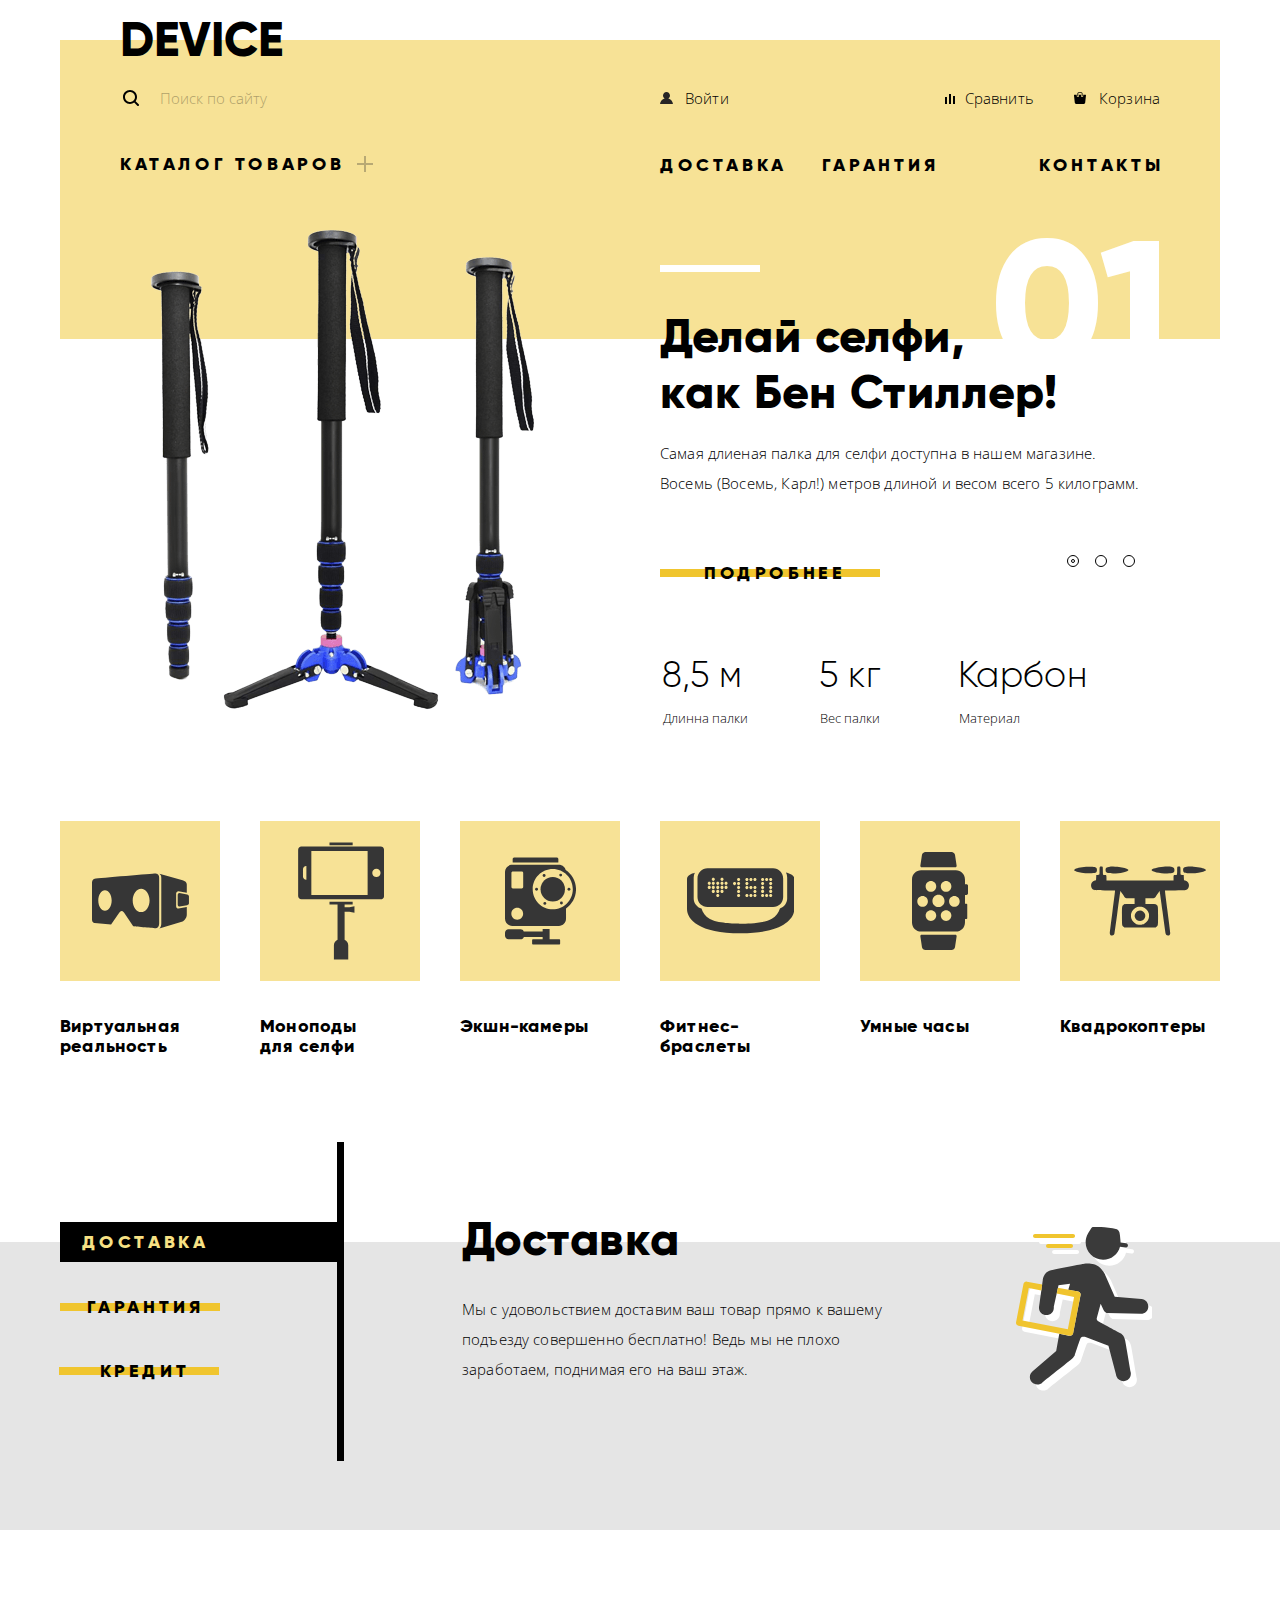
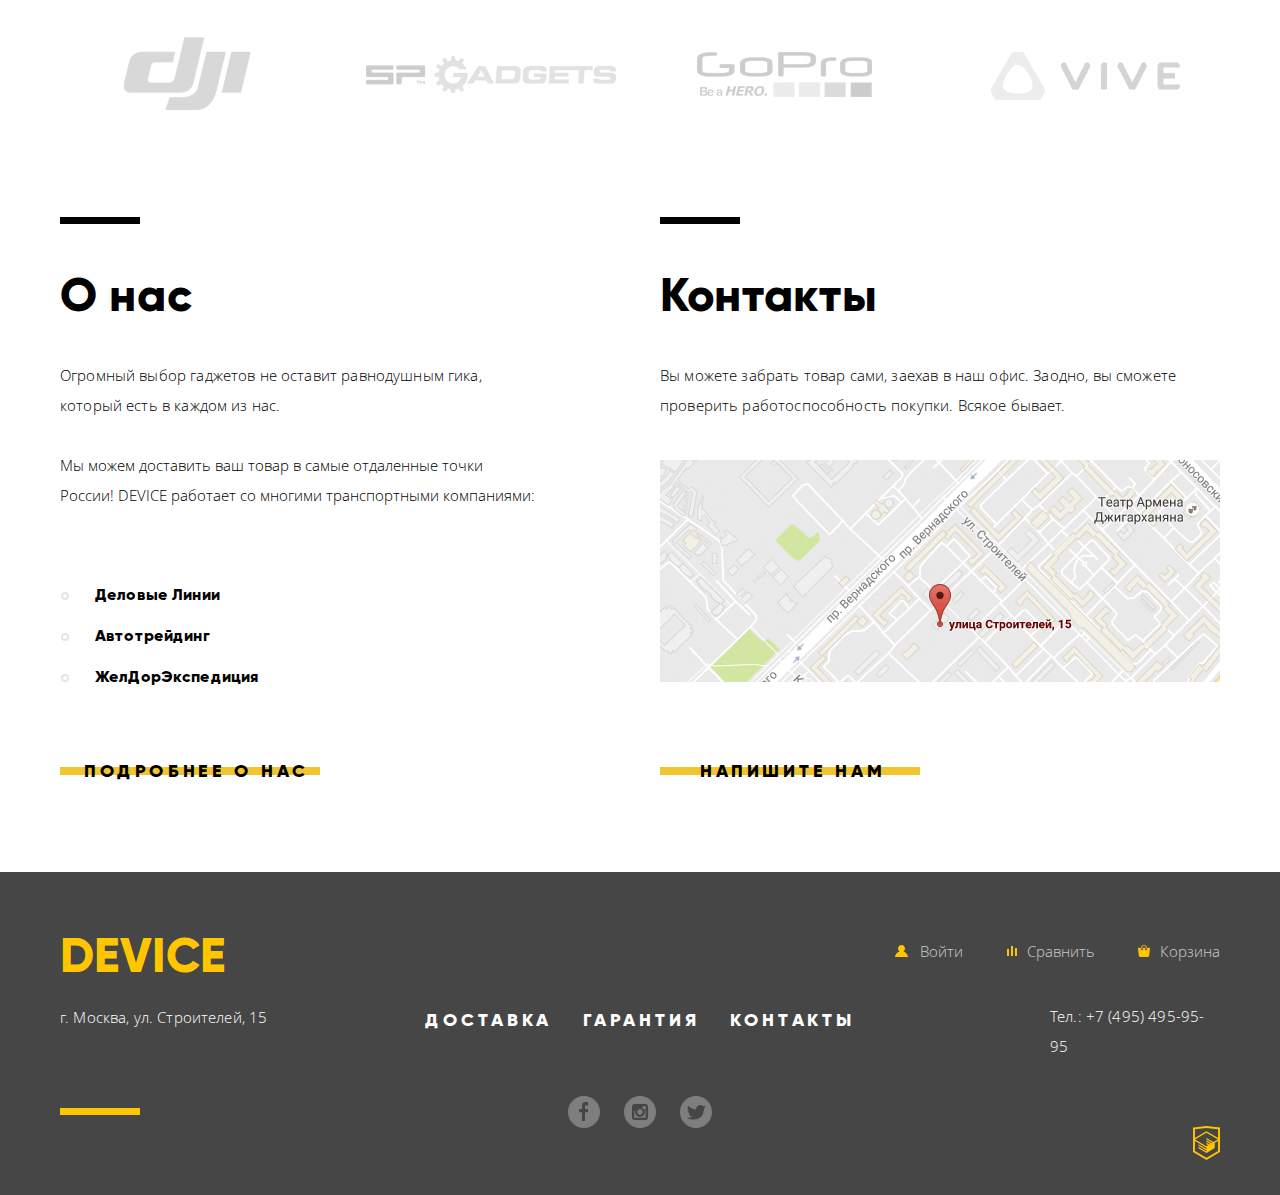
<file: index.html>
<!DOCTYPE html>
<html lang="ru">
  <head>
    <meta charset="utf-8">
    <title>Девайс</title>
    <link rel="stylesheet" href="css/normalize.css">
    <link rel="stylesheet" href="css/style-min.css">
  </head>

  <body>

    <header class="main-header">
      <div class="flex-header-main">
        <div class="main-search">
          <a href="#">Device</a>
          <input type="search" name="search" id="document-search" placeholder="Поиск по сайту">
          <button class="to-find">Найти</button>
        </div>
        <ul class="main-navigation">
          <li class="drop-down-menu">
            <a class="open-nav" href="catalog.html">Каталог товаров</a>
            <ul class="navigation-menu visually-hidden">
              <li><a href="virtual-reality.html">Виртуальная реальность</a></li>
              <li><a href="catalog.html">Моноподы для селфи</a></li>
              <li><a href="action-camera.html">Экшн-камеры</a></li>
              <li><a href="fitness-bracelet.html">Фитнес-браслеты</a></li>
              <li><a href="smart-watch.html">Умные часы</a></li>
              <li><a href="smart-watch.html"></a></li>
              <li><a href="quadrocopters.html">Квадрокоптеры</a></li>
            </ul>
          </li>
        </ul>
      </div>
      <div class="flex-heder">
        <ul class="user-functions-main">
          <li><a href="#">Войти</a></li>
          <li><a href="compare.html">Сравнить</a></li>
          <li><a href="basket.html">Корзина</a></li>
        </ul>
        <ul class="user-functions-list">
          <li><a href="delivery.html">Доставка</a></li>
          <li><a href="guarantee.html">Гарантия</a></li>
          <li><a href="contacts.html">Контакты</a></li>
        </ul>
      </div>
    </header>

    <main class="container">

      <h1 class="visually-hidden">Магазин гаджетов Device</h1>

      <section class="items-for-sale">
        <h2 class="visually-hidden">Популярные товары</h2>
        <div class="slider-controls">
          <label class="radio-button-1 active" for="product-1">Первый</label>
          <label class="radio-button-2" for="product-2">Второй</label>
          <label class="radio-button-3" for="product-3">Третий</label>
        </div>
        <input class="visually-hidden product-1" type="radio" id="product-1" name="toggle" checked>
        <input class="visually-hidden product-2" type="radio" id="product-2" name="toggle">
        <input class="visually-hidden product-3" type="radio" id="product-3" name="toggle">
        <ul class="items">
          <li class="item item-01">
            <img src="img/slider-1.png" alt="Палка для селфи" width="384" height="486">
            <div class="item-flex">
              <p class="number">01</p>
              <p class="tagline">Делай селфи,<br>
              как Бен Стиллер!</p>
              <p>Самая длиеная палка для селфи доступна в нашем магазине.<br>
              Восемь (Восемь, Карл!) метров длиной и весом всего 5 килограмм.</p>
              <a class="button" href="info.html">Подробнее</a>
              <table class="characteristics">
                <tr class="characteristics-column">
                  <td>8,5 м</td>
                  <td>5 кг</td>
                  <td>Карбон</td>
                </tr>
                <tr>
                  <td>Длинна палки</td>
                  <td>Вес палки</td>
                  <td>Материал</td>
                </tr>
              </table>
            </div>
          </li>
          <li class="item item-02">
            <img src="img/slider-2.png" alt="Часы для спорта" width="345" height="485">
            <div class="item-flex">
              <p class="number">02</p>
              <p class="tagline">Худеем<br>
                правильно!</p>
              <p>Мотивирующие фитнес-браслеты помогут найти в себе силы<br>
                не пропускать занятия и соблюдать диету.</p>
              <a class="button" href="info.html">Подробнее</a>
              <table class="characteristics">
                <tr class="characteristics-column">
                  <td>48 часов</td>
                </tr>
                <tr>
                  <td>Без подзарядки</td>
                </tr>
              </table>
            </div>
          </li>
          <li class="item item-03">
            <img src="img/slider-3.png" alt="Палка для селфи" width="526" height="334">
            <div class="item-flex">
              <p class="number">03</p>
              <p class="tagline">Порхает как бабочка,<br>
                жалит как пчела!</p>
              <p>Этот обычный, на первый взгляд, квадрокоптер оснащен<br>
                мощным лазером, замаскированным под стандартную камеру.</p>
              <a class="button" href="info.html">Подробнее</a>
              <table class="characteristics">
                <tr class="characteristics-column">
                  <td class="special-padding">800 м</td>
                  <td>50 м</td>
                </tr>
                <tr>
                  <td>Дальность полета</td>
                  <td>Радиус поражения</td>
                </tr>
              </table>
            </div>
          </li>
        </ul>
      </section>

      <section class="gradation-of-devices">
        <h2 class="visually-hidden">Градации товаров</h2>
        <ul class="sections">
          <li>
            <a class="section" href="#">
              <p>
                <img src="img/popular-1.svg" alt="Виртуальная реальность" width="97" height="55">
              </p>
              <p>Виртуальная реальность</p>
            </a>  
          </li>
          <li>
            <a class="section" href="catalog.html">
              <p>
                <img class="fix" src="img/popular-2.svg" alt="Моноподы для селфи" width="86" height="117">
              </p>
              <p>Моноподы<br>для селфи</p>
            </a>
          </li>
          <li>
            <a class="section" href="#">
              <p>
                <img src="img/popular-3.svg" alt="Экшн-камеры" width="71" height="87">
              </p>
              <p>Экшн-камеры</p>
            </a>
          </li>
          <li>
            <a class="section" href="#">
              <p>
                <img src="img/popular-4.svg" alt="Фитнес браслеты" width="107" height="65">
              </p>
              <p>Фитнес-браслеты</p>
            </a>
          </li>
          <li>
            <a class="section" href="#">
              <p>
                <img src="img/popular-5.svg" alt="Умные часы" width="56" height="98">
              </p>
              <p>Умные часы</p>
            </a>
          </li>
          <li>
            <a class="section" href="#">
              <p>
                <img src="img/popular-6.svg" alt="Квадрокоптеры" width="132" height="69">
              </p>
              <p>Квадрокоптеры</p>
            </a>
          </li>
        </ul>
      </section>

      <section class="services-for-the-client">
        <h2 class="visually-hidden">Услуги</h2>
        <div class="wrapper-sevices">
          <ul class="services">
            <li><button class="button button-delivery button-active">Доставка</button></li>
            <li><button class="button guarantee-button">Гарантия</button></li>
            <li><button class="button credit-button">Кредит</button></li>
          </ul>
          <div class="description description-delivery">
            <h3>Доставка</h3>
            <p>Мы с удовольствием доставим ваш товар прямо к вашему подъезду совершенно бесплатно! Ведь мы не плохо заработаем, поднимая его на ваш этаж.</p>
            <img src="img/delivery.svg" alt="Доставка" width="136" height="154">
          </div>
          <div class="description description-guarantee visually-hidden">
            <h3>Гарантия</h3>
            <p>Если из-за возгарания купленного у нас товара у вас сгорит дом - не переживайте, мы выдадим вам новый.<br>
            Товар, не дом, конечно же.</p>
            <img src="img/warranty.svg" alt="Доставка" width="171" height="195">
          </div>
          <div class="description description-credit visually-hidden">
            <h3>Кредит</h3>
            <p>Залезть в долговую яму стало проще! Кредитные консультанты подберут для вас наиболее выгодные условия кредита. Выгодные для нашего банка, разумеется.</p>
            <img src="img/credit.svg" alt="Доставка" width="156" height="188">
          </div>
        </div>
      </section>

      <section class="our-vendors">
        <h2 class="visually-hidden">Наши вендоры</h2>
        <ul class="vendors">
          <li class="vendor">
            <a href="http://www.dji.com/"></a>
          </li>
          <li class="vendor">
            <a href="http://www.sp-gadgets.com/img/"></a>
          </li>
          <li class="vendor">
            <a href="https://gopro.ru/"></a>
          </li>
          <li class="vendor">
            <a href="https://www.vive.com/ru/"></a>
          </li>
        </ul>
      </section>

      <section class="more-info">
        <h2 class="visually-hidden">Дополнительная информация</h2>
        <div class="about-us">
          <h3>О нас</h3>
          <p>Огромный выбор гаджетов не оставит равнодушным гика, который есть в каждом из нас.</p>
          <p>Мы можем доставить ваш товар в самые отдаленные точки России! DEVICE работает со многими транспортными компаниями:</p>
          <ul class="transport-companies">
            <li class="company">Деловые Линии</li>
            <li class="company">Автотрейдинг</li>
            <li class="company">ЖелДорЭкспедиция</li>
          </ul>
          <a class="button button-about-us" href="info.html">Подробнее о нас</a>
        </div>
        <div class="contacts">
          <h3>Контакты</h3>
          <p>Вы можете забрать товар сами, заехав в наш офис. Заодно, вы сможете проверить работоспособность покупки. Всякое бывает.</p>
          <p>
            <a href="#" class="open-map">
              <img src="img/map.png" alt="улица Строителей, 15" width="560" height="222">
            </a>
          </p>
          <button class="button buttion-modal-info">Напишите нам</button>
        </div>
      </section>

    </main>

    <footer class="main-footer">
      <div class="footer-flex">
        <div class="divice-address">
          <a href="#">Device</a>
          <p>г. Москва, ул. Строителей, 15</p>
        </div>
        <div class="social">
          <ul class="add-services">
            <li><a href="#">ДОСТАВКА</a></li>
            <li><a href="#">ГАРАНТИЯ</a></li>
            <li><a href="#">КОНТАКТЫ</a></li>
          </ul>
          <a class="btn facebook" href="https://www.facebook.com/">Фейсбук</a>
          <a class="btn instagram" href="https://www.instagram.com/">Инстаграм</a>
          <a class="btn twitter" href="https://twitter.com/">Твиттер</a>
        </div>
        <div class="info">
          <ul class="user-functions">
            <li><a href="#">Войти</a></li>
            <li><a href="#">Сравнить</a></li>
            <li><a href="#">Корзина</a></li>
          </ul>
          <p>Тел.: +7 (495) 495-95-95</p>
          <a href="#">
            <img src="img/logo-html.svg" alt="html Academy" width="27" height="35">
          </a>
        </div>
      </div>
    </footer>

    <section class="modal-map modal visually-hidden">
      <h2 class="visually-hidden">Карта</h2>
      <p>
        <iframe src="https://www.google.com/maps/embed?pb=!1m18!1m12!1m3!1d2674.653906617675!2d37.52834364216866!3d55.687129503923714!2m3!1f0!2f0!3f0!3m2!1i1024!2i768!4f13.1!3m3!1m2!1s0x46b54cf65f5c8955%3A0x694710ccd55501e!2z0YPQuy4g0KHRgtGA0L7QuNGC0LXQu9C10LksIDE1LCDQnNC-0YHQutCy0LAsIDExOTMxMQ!5e0!3m2!1sru!2sru!4v1512836330523" width="960" height="559" style="border:0" allowfullscreen></iframe>
      </p>
      <button class="modal-close" type="button">Закрыть</button>
    </section>

    <section class="modal-login modal visually-hidden">
      <h2 class="visually-hidden">Форма ввода</h2>
      <form class="appointment-form" action="https://echo.htmlacademy.ru" method="post">
        <div class="wrapper">
          <p>
            <label for="appointment-name">Ваше имя:</label>
            <input id="appointment-name" type="text" name="name" value="" placeholder="Представьтесь, пожалуйста">
          </p>
          <p>
            <label for="appointment-e-mail">Ваш e-mail:</label>
            <input id="appointment-e-mail" type="text" name="e-mail" value="" placeholder="Для отправки ответа">
          </p>
        </div>
        <p>
          <label for="appointment-free-text">Текст письма:</label>
          <textarea id="appointment-free-text" name="free-text" cols="30" rows="10" placeholder="В свободной форме"></textarea>
        </p>
        <button class="button button-submit" type="submit">Отправить</button>
      </form>
      <button class="modal-close" type="button">Закрыть</button>
    </section>
    <script src="js/script-min.js"></script>
  </body>
</html>
</file>
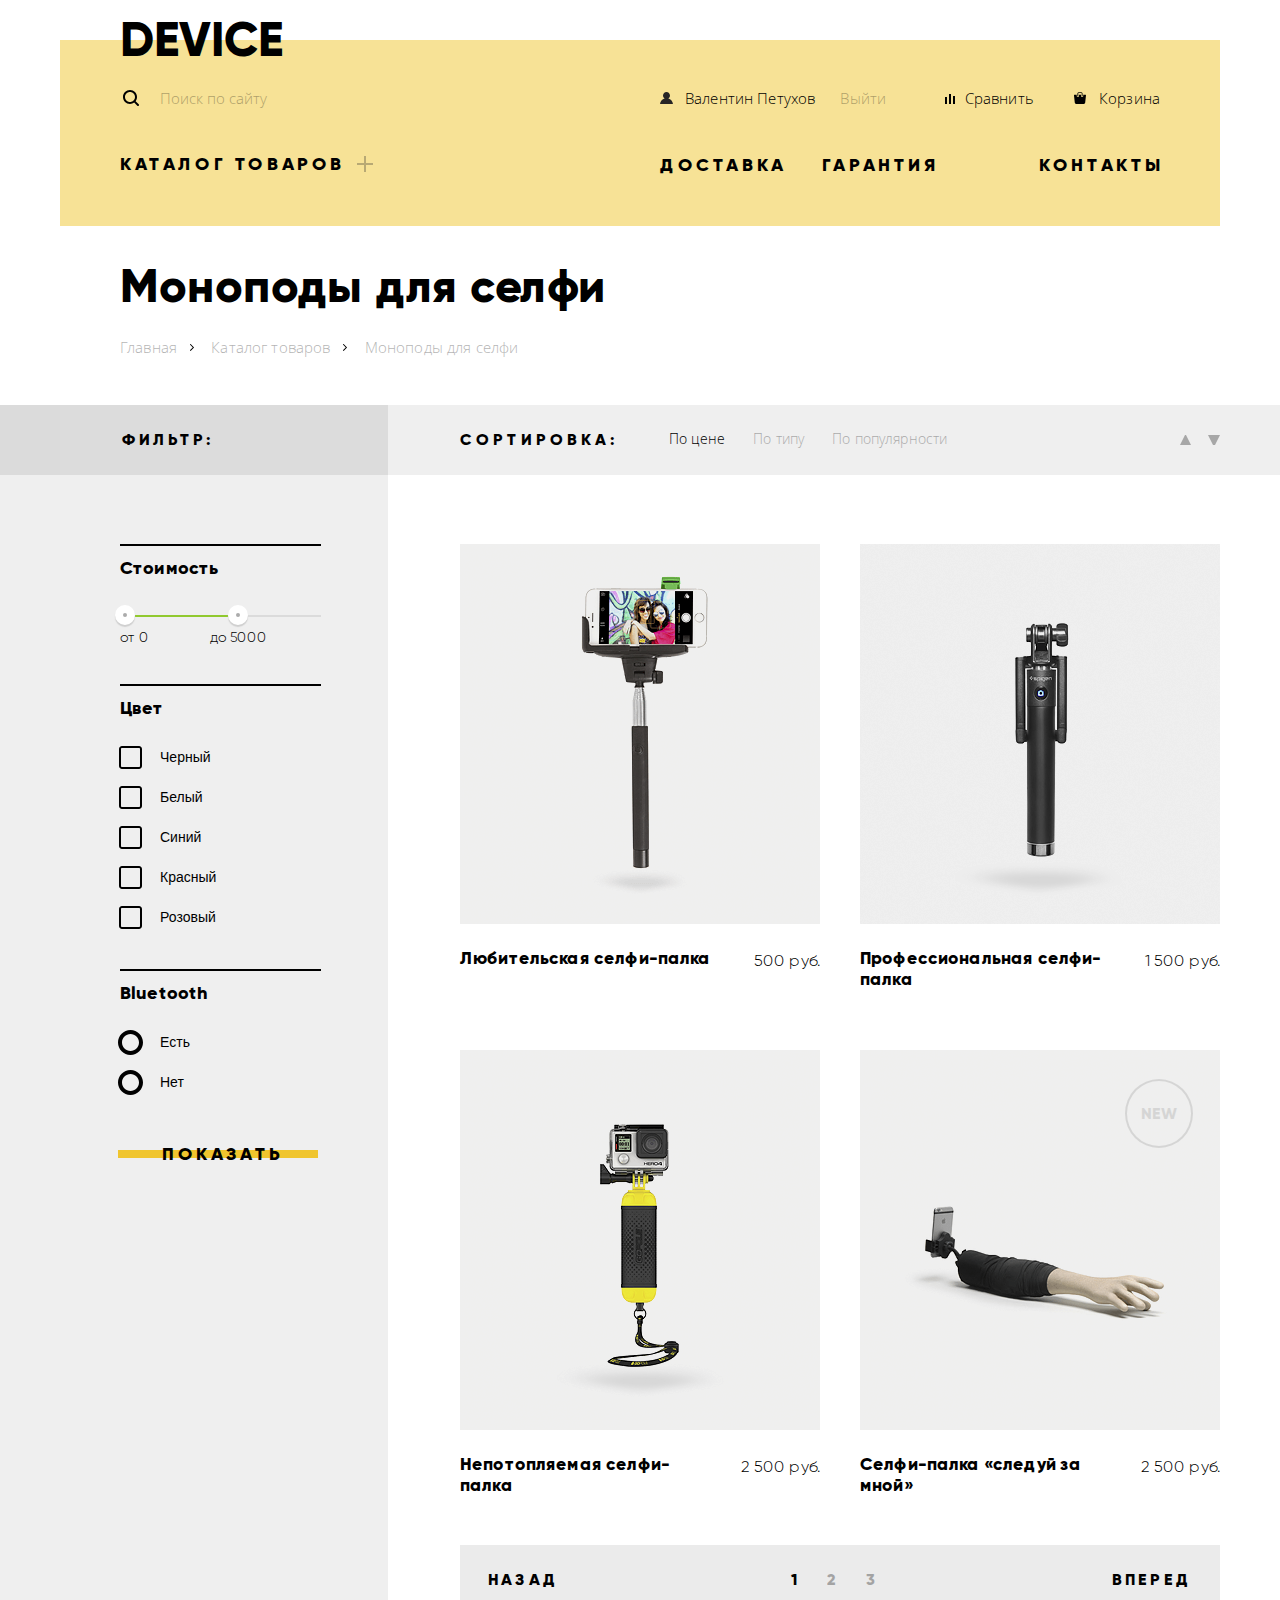
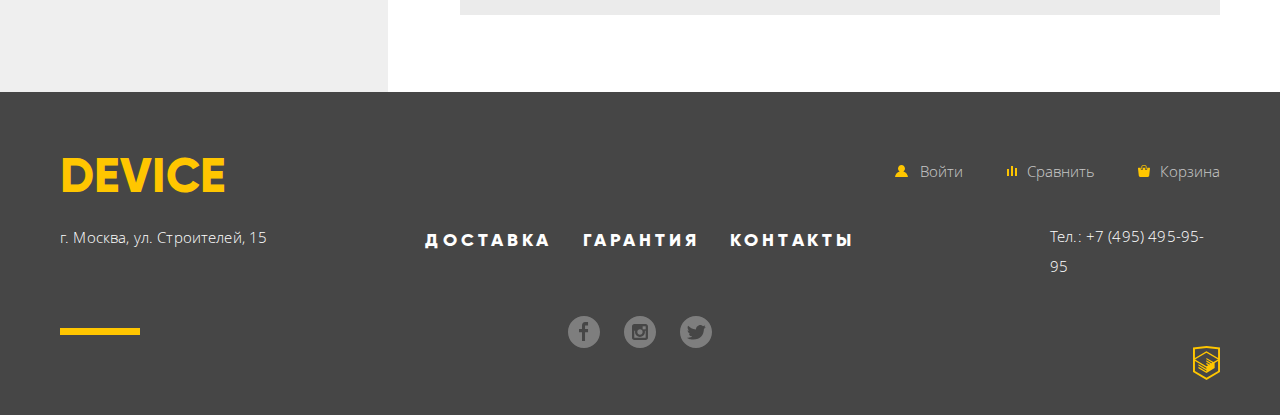
<file: catalog.html>
<!DOCTYPE html>
<html lang="ru">
  <head>
    <meta charset="utf-8">
    <title>Девайс</title>
    <link rel="stylesheet" href="css/normalize.css">
    <link rel="stylesheet" href="css/style-min.css">
  </head>

  <body class="inner-page">

    <header class="main-header">
      <div class="flex-header-main">
        <div class="main-search">
          <a href="index.html">Device</a>
          <input type="search" name="search" id="document-search" placeholder="Поиск по сайту">
          <button class="to-find">Найти</button>
        </div>
        <ul class="main-navigation">
          <li class="drop-down-menu">
            <a class="open-nav" href="catalog.html">Каталог товаров</a>
            <ul class="navigation-menu visually-hidden">
              <li><a href="virtual-reality.html">Виртуальная реальность</a></li>
              <li><a href="catalog.html">Моноподы для селфи</a></li>
              <li><a href="action-camera.html">Экшн-камеры</a></li>
              <li><a href="fitness-bracelet.html">Фитнес-браслеты</a></li>
              <li><a href="smart-watch.html">Умные часы</a></li>
              <li><a href="smart-watch.html"></a></li>
              <li><a href="quadrocopters.html">Квадрокоптеры</a></li>
            </ul>
          </li>
        </ul>
      </div>
      <div class="flex-heder">
        <ul class="user-functions-main">
          <li>Валентин Петухов<a href="#" class="exit">Выйти</a></li>
          <li><a href="compare.html">Сравнить</a></li>
          <li><a href="basket.html">Корзина</a></li>
        </ul>
        <ul class="user-functions-list">
          <li><a href="delivery.html">Доставка</a></li>
          <li><a href="guarantee.html">Гарантия</a></li>
          <li><a href="contacts.html">Контакты</a></li>
        </ul>
      </div>
    </header>

    <main>
      <div class="flex-crumbs">

        <h1 class="page-title">Моноподы для селфи</h1>
  
        <ul class="breadcrumbs">
          <li><a href="index.html">Главная</a></li>
          <li><a href="catalog.html">Каталог товаров</a></li>
          <li><a>Моноподы для селфи</a></li>
        </ul>
      </div>

      <section class="filters catalog">
        <div class="flex-sort-background">
          <div class="flex-sort-center">
            <h2>Фильтр:</h2>
            <nav class="sorting">
              <span>Сортировка:</span>
              <a class="price active" href="#">По цене</a>
              <a class="type" href="#">По типу</a>
              <a class="popularity" href="#">По популярности</a>
              <div class="switches">
                <a class="up">Лучшее в конце</a>
                <a class="down" href="#">Сначала лудшее</a>
              </div>
            </nav>
          </div>
        </div>

        <div class="wrap-background">
          <div class="main-content">
            <form class="filter" method="get" action="https://echo.htmlacademy.ru">
  
              <fieldset class="filter-item">
                <legend>Стоимость</legend>
                <div class="range-filter">
                  <div class="range-controls">
                    <div class="scale">
                      <div class="bar" style="margin-left: 0%; width: 60%"></div>
                    </div>
                    <div class="toggle toggle-min"></div>
                    <div class="toggle toggle-max"></div>
                  </div>
                  <div class="price-controls">
                    <label class="min-price">от <input name="min-price" type="text" value="0"></label>
                    <label class="max-price">до <input name="max-price" type="text" value="5000"></label>
                  </div>
                </div>
              </fieldset>
  
              <fieldset class="color-selections">
                <legend>Цвет</legend>
                <ul class="color-selection">
                  <li class="filter-option">
                    <input class="visually-hidden filter input-checkbox filter-black" type="checkbox" name="black" id="filter-black">
                    <label class="phantom-button" for="filter-black">Черный</label>
                  </li>
                  <li class="filter-option">
                    <input class="visually-hidden filter input-checkbox filter-white" type="checkbox" name="white" id="filter-white">
                    <label class="phantom-button" for="filter-white">Белый</label>
                  </li>
                  <li class="filter-option">
                    <input class="visually-hidden filter input-checkbox filter-blue" type="checkbox" name="blue" id="filter-blue">
                    <label class="phantom-button" for="filter-blue">Синий</label>
                  </li>
                  <li class="filter-option">
                    <input class="visually-hidden filter input-checkbox filter-red" type="checkbox" name="red" id="filter-red">
                    <label class="phantom-button" for="filter-red">Красный</label>
                  </li>
                  <li class="filter-option">
                    <input class="visually-hidden filter input-checkbox filter-pink" type="checkbox" name="pink" id="filter-pink">
                    <label class="phantom-button" for="filter-pink">Розовый</label>
                  </li>
                </ul>
              </fieldset>
              <fieldset class="bluetooth-switch">
                <legend>Bluetooth</legend>
                <ul class="bluetooth-on-off">
                  <li class="filter-option">
                    <input class="visually-hidden filter input radio bluetooth-yes-id" type="radio" name="bluetooth-group" value="bluetooth-yes" id="bluetooth-yes-id">
                    <label class="phantom-radio" for="bluetooth-yes-id">Есть</label>
                  </li>
                  <li class="filter-option">
                    <input class="visually-hidden filter input radio bluetooth-no-id" type="radio" name="bluetooth-group" value="bluetooth-no" id="bluetooth-no-id">
                    <label class="phantom-radio" for="bluetooth-no-id">Нет</label>
                  </li>
                </ul>
              </fieldset>
              <button type="submit" class="button filter-button">Показать</button>
            </form>
          
            <div class="flex-column">
              <ul class="catalog-list">
                <li class="catalog-item">
                  <div class="price">
                    <h3>Любительская селфи-палка</h3>
                    <p>500 руб.</p>
                  </div>
                  <img class="add-item" src="img/item-1.png" alt="Любительская селфи-палка" width="360" height="380">
                  <div class="item-hover">
                    <button class="take-item button">В корзину</button>
                    <a href="#">Добавить к сравнению</a>
                  </div>
                </li>
                <li class="catalog-item">
                  <div class="price">
                    <h3>Профессиональная селфи-палка</h3>
                    <p>1 500 руб.</p>
                  </div>
                  <img class="add-item" src="img/item-2.png" alt="Профессиональная селфи-палка" width="360" height="380">
                  <div class="item-hover">
                    <button class="take-item button">В корзину</button>
                    <a href="#">Добавить к сравнению</a>
                  </div>
                </li>
                <li class="catalog-item">
                  <div class="price">
                    <h3>Непотопляемая селфи-палка</h3>
                    <p>2 500 руб.</p>
                  </div>
                  <img class="add-item" src="img/item-3.png" alt="Непотопляемая селфи-палка" width="360" height="380">
                  <div class="item-hover">
                    <button class="take-item button">В корзину</button>
                    <a href="#">Добавить к сравнению</a>
                  </div>
                </li>
                <li class="catalog-item">
                  <div class="price">
                    <h3>Селфи-палка «следуй за мной»</h3>
                    <p>2 500 руб.</p>
                  </div>
                  <img class="add-item" src="img/item-4.png" alt="Селфи-палка «следуй за мной»" width="360" height="380">
                  <div class="item-hover">
                    <button class="take-item button">В корзину</button>
                    <a href="#">Добавить к сравнению</a>
                  </div>
                  <div class="new">NEW</div>
                </li>
              </ul>
              
              <nav class="next-or-back">
                <a class="back" href="#">назад</a>
                <ul class="pagination-list">
                  <li class="pagination-itme current"><a>1</a></li>
                  <li class="pagination-item"><a href="#">2</a></li>
                  <li class="pagination-item"><a href="#">3</a></li>
                </ul>
                <a class="next" href="#">вперед</a>
              </nav>
            </div>
          </div>
        </div>
      </section>

    </main>

    <footer class="main-footer">
      <div class="footer-flex">
        <div class="divice-address">
          <a href="#">Device</a>
          <p>г. Москва, ул. Строителей, 15</p>
        </div>
        <div class="social">
          <ul class="add-services">
            <li><a href="#">ДОСТАВКА</a></li>
            <li><a href="#">ГАРАНТИЯ</a></li>
            <li><a href="#">КОНТАКТЫ</a></li>
          </ul>
          <a class="btn facebook" href="https://www.facebook.com/">Фейсбук</a>
          <a class="btn instagram" href="https://www.instagram.com/">Инстаграм</a>
          <a class="btn twitter" href="https://twitter.com/">Твиттер</a>
        </div>
        <div class="info">
          <ul class="user-functions">
            <li><a href="#">Войти</a></li>
            <li><a href="#">Сравнить</a></li>
            <li><a href="#">Корзина</a></li>
          </ul>
          <p>Тел.: +7 (495) 495-95-95 </p>
          <a href="#">
            <img src="img/logo-html.svg" alt="html Academy" width="27" height="35">
          </a>
        </div>
      </div>
    </footer>
    <script src="js/script-min.js"></script>
  </body>
</html>
</file>
<file: css/style-min.css>
.item p:nth-of-type(2)::before,.items-for-sale label::after,.main-header::after,.to-find::before{content:''}.about-us ul,.add-services,.bluetooth-on-off,.breadcrumbs,.catalog-list,.color-selection,.items,.main-navigation,.navigation,.navigation-menu,.pagination-list,.sections,.services,.user-functions-list,.user-functions-main,.vendors{list-style:none}@font-face{font-family:gilroyextrabold;src:url(../fonts/gilroy-extrabold.woff) format('woff');font-weight:400;font-style:normal}@font-face{font-family:'Gilroy Light';src:url(../fonts/gilroy-light.woff) format('woff');font-weight:400;font-style:normal}@font-face{font-family:open_sanslight;src:url(../fonts/OpenSans-Light-webfont.woff) format('woff');font-weight:400;font-style:normal}:root .take-item::before,_:-ms-fullscreen{left:70px}:root .take-item:hover::before,_:-ms-fullscreen{left:70px}body{margin:0;padding:0;font-family:gilroyextrabold,Arial,sans-serif;font-size:15px;line-height:30px;color:#000;text-transform:none;letter-spacing:.01em;background-color:#fff}a{text-decoration:none}img{max-width:100%;height:auto}.main-header{background-color:#f7e296;position:relative}.main-header::after{width:1160px;height:113px;background-color:#f7e296;position:absolute;z-index:-1;top:186px;left:0}.inner-page .main-header::after{width:0;height:0}.to-find{display:none;position:absolute;width:85px;height:49px;border:2px solid #000;background-color:transparent;top:33px;right:-241px;font-family:open_sanslight,Arial,sans-serif}.to-find:hover{background-color:#000;color:#fff}.to-find:active{color:#4d4d4d}.to-find::before{width:356px;height:2px;background-color:#000;position:absolute;left:-358px;bottom:-2px}.main-search a{position:relative;bottom:15px;font-size:48px;line-height:auto;letter-spacing:.001em;color:#000;text-transform:uppercase;margin-bottom:10px}.main-search a:hover{opacity:.6}.main-search a:active{opacity:.3}.main-search input[type=search]{font:inherit;font-family:open_sanslight,Arial,sans-serif;font-size:15px;line-height:36px;letter-spacing:.001em;background-color:transparent;border:none;padding-left:40px;background-image:url(../img/search.svg);background-repeat:no-repeat;background-position:3px 10px;height:36px}.item p:nth-of-type(3),.navigation a,.user-functions-main{font-family:open_sanslight,Arial,sans-serif}.flex-heder{margin-left:200px}.main-search input[type=search]:focus{outline:0}.main-search input[type=search]::-webkit-input-placeholder{color:#000;opacity:.3}.main-search input[type=search]:-ms-input-placeholder{color:#000;opacity:.3}.main-search input[type=search]::-ms-input-placeholder{color:#000;opacity:.3}.main-search input[type=search]::placeholder{color:#000;opacity:.3}.main-search input[type=search]:hover::-webkit-input-placeholder{opacity:.6}.main-search input[type=search]:hover:-ms-input-placeholder{opacity:.6}.main-search input[type=search]:hover::-ms-input-placeholder{opacity:.6}.main-search input[type=search]:hover::placeholder{opacity:.6}.main-search input[type=search]:focus::-webkit-input-placeholder{opacity:1}.main-search input[type=search]:focus:-ms-input-placeholder{opacity:1}.main-search input[type=search]:focus::-ms-input-placeholder{opacity:1}.main-search input[type=search]:focus::placeholder{opacity:1}.main-search input[type=search]:focus+.to-find{display:block}.user-functions-main{font-size:15px;line-height:36px;letter-spacing:.01em}.main-navigation,.user-functions-list{font-size:18px;line-height:18px;letter-spacing:.2em;text-transform:uppercase}.navigation a,.number{letter-spacing:.001em}.navigation a{font-size:15px;line-height:36px;text-transform:none}.button,.divice-address a,.filters h2,.next-or-back a,.sorting span{text-transform:uppercase}.main-navigation a,.navigation a,.user-functions-list a,.user-functions-main a{color:#000}.main-navigation a:hover,.navigation a:hover,.user-functions-list a:hover,.user-functions-main a:hover{opacity:.6}.main-navigation a:active,.navigation a:active,.user-functions-list a:active,.user-functions-main .exit,.user-functions-main a:active{opacity:.3}.exit{margin-left:25px}.number{font-size:179.2px;color:#fff;right:48px;top:-115px;z-index:-1}.items{padding:0;margin:0;position:relative}.items-for-sale{position:relative;width:1160px;margin:auto}.items-for-sale label{position:relative;display:inline-block;vertical-align:baseline;width:16px;height:16px;padding:6px;border-radius:50%;cursor:pointer}.items-for-sale label::after{position:absolute;top:11px;left:11px;z-index:1;width:10px;height:10px;background:#fff;border:1px solid #000;border-radius:50%}.slider-controls{position:absolute;top:318px;right:80px;font-size:0}.item p:nth-of-type(2){font-size:47px;line-height:56px;letter-spacing:.01em;position:relative}.item p:nth-of-type(2)::before{display:block;width:100px;height:7px;background-color:#fff;position:absolute;top:-8px;opacity:1}.item p:nth-of-type(3){font-size:15px;line-height:30px;letter-spacing:.01em;margin:0 0 55px;width:100%}.button{position:relative;font-size:18px;line-height:40px;letter-spacing:.2em;padding:0;color:#000;z-index:1}.button::before,.button:hover::before{display:block;width:220px;background-color:#f0c52e;position:absolute;left:-44px;z-index:-1;content:''}.button::before{height:8px;top:16px;-webkit-transition-duration:.2s;-o-transition-duration:.2s;transition-duration:.2s}.button:hover::before{height:40px;top:0}.button:active{color:#a88a20}.characteristics tr:first-child{font-family:'Gilroy Light',Arial,sans-serif;font-size:36px;line-height:36px;letter-spacing:.001em}.characteristics tr:last-child{font-family:open_sanslight,Arial,sans-serif;font-size:13px;line-height:20px;letter-spacing:.001em}.about-us h3,.about-us p,.description h3,.description p{letter-spacing:.01em}.characteristics-column td{padding:0 75px 12px 0}.characteristics-column td:nth-child(3){padding:0 0 12px}.characteristics-column .special-padding{padding:0 56px 12px 0}.sections p:first-child{width:160px;height:160px;background-color:#f7e296;display:-webkit-box;display:-ms-flexbox;display:flex;position:relative;margin-bottom:35px}.sections p:last-child{color:#000;font-size:18px;line-height:20px;letter-spacing:.01em;margin-top:0}.section img{margin:auto;height:160px}.fix{position:absolute;bottom:0;left:38px}.description,.description h3,.description p,.services{position:relative}.section:hover p:first-child{background-color:#f0c52e}.section:active img,.section:active p:last-child{opacity:.3}.services{top:-100px;border-right:7px solid #000}.services button{font-family:gilroyextrabold,Arial,sans-serif;border:none;background:0 0}.about-us p,.contacts p,.description p{font-family:open_sanslight,Arial,sans-serif;line-height:30px}.modal-close,.new{border-radius:50%}.services .button::before{width:160px;top:16px;left:-22px}.services .button-active::before{width:277px;background-color:#000;top:0;left:-22px;height:40px}.services .button:hover::before{width:160px;top:0;left:-22px}.services .guarantee-button::before{left:-27px}.services .guarantee-button:hover::before{width:160px;top:0;left:-27px}.services .credit-button::before{left:-41px}.services .credit-button:hover::before{width:160px;top:0;left:-41px}.services .button-active{color:#f7e184}.services .button-active:hover::before{width:277px}.description{width:450px;height:288px}.description h3{font-size:47px;top:-65px}.description p{font-size:15px;top:-72px}.description-delivery img{position:absolute;right:-240px;top:-15px}.description-guarantee img{position:absolute;right:-265px;top:-40px}.description-credit img{position:absolute;right:-240px;top:-40px}.vendors{padding:0}.vendor a{width:260px;height:100px;display:block;background-image:url(../img/logo-1.png);-webkit-transition-duration:.2s;-o-transition-duration:.2s;transition-duration:.2s}.vendor a:hover{background-image:url(../img/logo-1-hover.png)}.vendor:nth-child(2) a{background-image:url(../img/logo-2.png)}.vendor:nth-child(2) a:hover{background-image:url(../img/logo-2-hover.png)}.vendor:nth-child(3) a{background-image:url(../img/logo-3.png)}.vendor:nth-child(3) a:hover{background-image:url(../img/logo-3-hover.png)}.vendor:nth-child(4) a{background-image:url(../img/logo-4.png)}.vendor:nth-child(4) a:hover{background-image:url(../img/logo-4-hover.png)}.about-us{position:relative}.about-us::before{content:'';width:80px;height:7px;position:absolute;top:-3px;background-color:#000}.about-us h3{font-size:47px;padding:0;margin-top:60px;margin-bottom:50px}.about-us p{font-size:15px;margin-bottom:30px}.about-us p:nth-of-type(2){letter-spacing:0;margin-bottom:70px}.about-us ul{padding:0 0 0 35px;margin-bottom:48px}.about-us li{position:relative;font-size:16px;padding-bottom:11px}.about-us li::before{content:'';width:4px;height:4px;border-radius:50%;border:2px solid #e5e5e5;position:absolute;left:-34px;top:12px}.about-us .button{margin-left:24px}.about-us .button::before{width:260px;left:-24px;top:7px}.about-us .button:hover::before{width:260px;top:-9px}.contacts{position:relative}.contacts::before{content:'';width:80px;height:7px;position:absolute;top:-3px;background-color:#000}.contacts h3{font-size:47px;letter-spacing:.001em;padding:0;margin-top:60px;margin-bottom:50px}.contacts p{font-size:15px;letter-spacing:.01em;margin-bottom:40px}.contacts p:nth-of-type(2){margin-bottom:65px}.contacts button{font:inherit;font-size:18px;letter-spacing:.2em;margin-left:40px;border:none;background:0 0}.breadcrumbs li::after,.user-functions li:before{background-repeat:no-repeat;content:''}.contacts button::before{width:260px;left:-40px;top:11px}.contacts button:hover::before{width:260px;left:-40px;top:-4px}.main-footer{background-color:#464646}.divice-address{margin-top:60px;position:relative}.divice-address::after{content:'';bottom:80px;width:80px;height:7px;position:absolute;background-color:#ffc600}.divice-address a{font-size:48px;line-height:48px;letter-spacing:.01em;color:#ffc600;padding:0}.divice-address a:hover{opacity:.6}.divice-address a:active{opacity:.3}.divice-address p{font-family:open_sanslight,Arial,sans-serif;font-size:15px;padding:0;margin-top:20px;color:#fff}.add-services{display:-webkit-box;display:-ms-flexbox;display:flex;-webkit-box-pack:justify;-ms-flex-pack:justify;justify-content:space-between;padding:0;margin-bottom:55px}.facebook,.instagram,.price-controls label,.twitter,.user-functions li{display:inline-block;vertical-align:baseline}.add-services a{font-size:18px;letter-spacing:.2em;color:#fff}.add-services a:hover{opacity:.6}.add-services a:active{opacity:.3}.facebook,.instagram,.twitter{font-size:0;width:32px;height:32px;background-image:url(../img/facebook.svg);opacity:.3}.facebook:hover,.instagram:hover,.twitter:hover{opacity:.6}.facebook:active,.instagram:active,.twitter:active{opacity:.1}.instagram{background-image:url(../img/instagram.svg);margin-left:20px;margin-right:20px}.twitter{background-image:url(../img/twitter.svg)}.user-functions{list-style:none;padding:0;margin-top:61px;margin-bottom:32px}.user-functions li{position:relative;margin-right:60px}.user-functions li:before{width:20px;height:20px;background-image:url(../img/user.orange.svg);color:#ffc600;position:absolute;top:12px;left:-25px}.info p,.user-functions a{font-size:15px;color:#fff;font-family:open_sanslight,Arial,sans-serif}.user-functions li:last-child{margin-right:0}.user-functions li:nth-of-type(2)::before{background-image:url(../img/compare.orange.svg);top:13px;left:-20px}.user-functions li:last-child::before{background-image:url(../img/cart.orange.svg);left:-22px}.user-functions a{line-height:36px;letter-spacing:.001em;opacity:.7}.user-functions a:hover{opacity:1}.user-functions a:active{opacity:.3}.info p{line-height:30px;margin-left:auto;margin-bottom:65px;width:170px}.info>a{margin-left:273px;width:27px}.info img:hover{opacity:.6}.info img:active{opacity:.3}.page-title{font-size:47px;letter-spacing:.01em;margin-left:60px;margin-top:45px}.breadcrumbs{padding:0;margin:0 0 0 60px}.breadcrumbs li{margin-right:30px;position:relative}.breadcrumbs li::after{width:4px;height:7px;top:12px;right:-17px;position:absolute;background-image:url(../img/nav-arrow.svg)}.breadcrumbs li:last-child::after{background-image:none}.breadcrumbs a{font-family:open_sanslight,Arial,sans-serif;color:#000;opacity:.3}.breadcrumbs a:hover{opacity:.6}.breadcrumbs a:active{opacity:.1}.filters h2{font-size:16px;letter-spacing:.2em;margin:0;padding-left:62px;padding-top:20px;width:266px;background-color:#dcdcdc}.filter{background-color:#efefef;width:328px;padding-top:81px}.filter fieldset{border:none;position:relative;margin-left:60px;padding:0}.filter legend::before{content:'';width:201px;height:2px;top:-12px;position:absolute;background-color:#000}.filter-item{margin:0 0 36px;padding:0;border:none}.range-filter{width:260px;margin-top:0}.filter-item legend{font-size:18px;line-height:24px;margin-top:12px}.range-controls{position:relative;height:6px;margin-bottom:0;padding-top:35px;padding-right:59px;padding-left:0}.range-controls .scale{height:2px;background:#dbdbdb}.range-controls .bar{height:2px;background:#91c92f}.range-controls .toggle{position:absolute;top:25px;left:0;width:4px;height:4px;padding:0;border:8px solid #fff;background-color:#ababab;-webkit-box-shadow:0 2px 1px 0 #cfcfcf;box-shadow:0 2px 1px 0 #cfcfcf;border-radius:50%;cursor:pointer}.bluetooth-switch legend::before,.color-selections legend::before{top:-9px}.range-controls .toggle-min{left:-5px}.range-controls .toggle-max{left:108px}.price-controls{font-size:0}.price-controls input,.price-controls label{font-family:'Gilroy Light',Arial,sans-serif;font-size:14px}.main-header,.sorting{display:-webkit-box;display:-ms-flexbox}.price-controls input{width:70px;padding:8px 0;margin-left:0;text-align:left;color:#000;border:none;border-radius:5px;background-color:transparent}.bluetooth-switch legend,.color-selections legend{font-size:18px}.color-selections{margin-bottom:27px}.bluetooth-on-off,.color-selection{font-family:'Opne Sans',Arial,sans-serif;font-size:14px;line-height:40px;letter-spacing:.001em}.filter-button{font-family:inherit;background:0 0;border:none;margin-top:18px;margin-left:102px}.filter-button::before,.filter-button:hover::before{width:200px}.sorting{background-color:#efefef;padding-left:72px;padding-top:20px;width:760px;display:flex}.sorting span{font-size:16px;letter-spacing:.25em;margin-right:50px}.sorting a{font-family:open_sanslight,Arial,sans-serif;font-size:14px;line-height:18px;margin-right:28px;color:#000;opacity:.3;margin-top:5px}.sorting a:hover{opacity:.6}.sorting .active,.sorting a:active{opacity:1}.sorting .down,.sorting .up{font-size:0;border:5.5px solid transparent;border-top:10px solid #000;margin-right:0}.switches .up{position:absolute;-webkit-transform-origin:0 0;-ms-transform-origin:0 0;transform-origin:0 0;-webkit-transform:rotate(180deg);-ms-transform:rotate(180deg);transform:rotate(180deg);top:15px;right:18px}.switches{margin-left:auto;position:relative}.next-or-back{background-color:#ebebeb}.pagination-list{padding:0;margin:0;font-size:16px;color:#000}.pagination-list li:nth-of-type(2){margin-left:22px;margin-right:22px}.main-header{width:1040px;height:186px;display:flex;margin:40px auto auto;padding-left:60px;padding-right:60px;-webkit-box-pack:justify;-ms-flex-pack:justify;justify-content:space-between}.flex-header,.flex-header-main,.main-search{display:-webkit-box;display:-ms-flexbox;-webkit-box-orient:vertical;-webkit-box-direction:normal}.flex-header,.flex-header-main{display:flex;-ms-flex-direction:column;flex-direction:column}.main-search{width:200px;height:100px;display:flex;-ms-flex-direction:column;flex-direction:column;position:relative}.main-navigation{width:300px;height:10px;padding:0;margin-top:15px}.user-functions-main{width:500px;margin-top:40px;margin-bottom:40px;display:-webkit-box;display:-ms-flexbox;display:flex}.user-functions-main li:nth-of-type(1)::before,.user-functions-main li:nth-of-type(2)::before,.user-functions-main li:nth-of-type(3):before{content:'';display:block;width:20px;height:20px;background-repeat:no-repeat}.user-functions-main li:nth-of-type(1){padding-left:25px;position:relative}.user-functions-main li:nth-of-type(1)::before{position:absolute;left:0;top:12px;background-image:url(../img/user.svg)}.user-functions-main li:nth-of-type(2){margin-left:auto;margin-right:40px;padding-left:25px;position:relative}.user-functions-main li:nth-of-type(2)::before{position:absolute;left:5px;top:14px;background-image:url(../img/compare.svg)}.user-functions-main li:nth-of-type(3){position:relative;padding-left:25px}.user-functions-main li:nth-of-type(3):before{position:absolute;left:0;top:12px;background-image:url(../img/cart.svg)}.user-functions-list li:nth-of-type(2){margin-right:auto;margin-left:35px}.user-functions-list li:nth-of-type(3){position:relative;right:-4px}.user-functions-list{width:500px;display:-webkit-box;display:-ms-flexbox;display:flex}.item{width:1160px;height:580px;display:none;margin:auto;-webkit-box-pack:justify;-ms-flex-pack:justify;justify-content:space-between}.product-1:checked~.items .item:nth-child(1),.product-2:checked~.items .item:nth-child(2),.product-3:checked~.items .item:nth-child(3){display:-webkit-box;display:-ms-flexbox;display:flex}.slider-controls .active::before{content:"";position:absolute;left:18px;top:18px;z-index:2;width:2px;height:2px;margin:-3px;background-color:inherit;border:1px solid #000;border-radius:50%}.item-flex,.item-flex:nth-of-type(3){width:510px;padding-right:50px}.item:nth-of-type(1) img:nth-of-type(1){height:486px;margin-left:90px}.item:nth-of-type(2) img:nth-of-type(1){height:485px;margin-top:15px;margin-left:115px}.item:nth-of-type(3) img:nth-of-type(1){height:334px;margin-left:30px;margin-top:66px}.number{position:absolute}.catalog-item,.item-flex,.next-or-back,.phantom-button{position:relative}.item-flex{-webkit-box-orient:vertical;-webkit-box-direction:normal;-ms-flex-direction:column;flex-direction:column;padding-left:10px}.tagline{margin-bottom:18px;padding-top:35px}.item-flex .button{display:block;margin-bottom:62px;margin-left:44px;-ms-flex-item-align:baseline;align-self:baseline;width:140px}.sections,.vendors{-webkit-box-pack:justify}.sections{display:-webkit-box;display:-ms-flexbox;display:flex;width:1160px;-ms-flex-pack:justify;justify-content:space-between;padding:0;margin:auto auto 168px}.section{display:block;width:160px}.services,.wrapper-sevices{display:-webkit-box;display:-ms-flexbox}.services-for-the-client{background-color:#e5e5e5}.wrapper-sevices{display:flex;width:1160px;height:288px;z-index:-1;margin:auto}.services{display:flex;-webkit-box-orient:vertical;-webkit-box-direction:normal;-ms-flex-direction:column;flex-direction:column;-webkit-box-align:center;-ms-flex-align:center;align-items:center;-webkit-box-pack:justify;-ms-flex-pack:justify;justify-content:space-between;padding:80px 107px 70px 0;margin:0 118px 0 0;width:170px;height:169px}.vendors{display:-webkit-box;display:-ms-flexbox;display:flex;width:1160px;height:290px;margin:auto;-ms-flex-pack:justify;justify-content:space-between}.vendor{margin-top:95px;margin-bottom:95px}.footer-flex,.more-info{display:-webkit-box;display:-ms-flexbox;margin:auto}.more-info{display:flex;width:1160px;height:652px}.about-us{width:50%}.about-us p{width:480px}.contacts{padding-left:20px}.contacts p{width:560px}.footer-flex{display:flex;width:1160px;height:323px;-webkit-box-pack:justify;-ms-flex-pack:justify;justify-content:space-between}.flex-crumbs,.flex-sort-center{display:-webkit-box;display:-ms-flexbox}.divice-address{width:210px;margin-right:0}.social{padding-left:90px;width:430px;text-align:center;margin-top:118px}.info{width:300px}.flex-crumbs{display:flex;width:1160px;height:179px;margin:auto;-webkit-box-orient:vertical;-webkit-box-direction:normal;-ms-flex-direction:column;flex-direction:column}.breadcrumbs li{display:inline-block;vertical-align:baseline}.flex-sort-background{width:100%;overflow:hidden;background:#efefef;background:-webkit-gradient(linear,left top,right top,from(#dbdbdb),color-stop(49%,#dbdbdb),color-stop(50%,#efefef),to(#efefef));background:-webkit-linear-gradient(left,#dbdbdb 0,#dbdbdb 49%,#efefef 50%,#efefef 100%);background:-o-linear-gradient(left,#dbdbdb 0,#dbdbdb 49%,#efefef 50%,#efefef 100%);background:linear-gradient(to right,#dbdbdb 0,#dbdbdb 49%,#efefef 50%,#efefef 100%)}.wrap-background{overflow:hidden;background:#efefef;background:-webkit-gradient(linear,left top,right top,from(#efefef),color-stop(29%,#efefef),color-stop(30%,#fff),to(#fff));background:-webkit-linear-gradient(left,#efefef 0,#efefef 29%,#fff 30%,#fff 100%);background:-o-linear-gradient(left,#efefef 0,#efefef 29%,#fff 30%,#fff 100%);background:linear-gradient(to right,#efefef 0,#efefef 29%,#fff 30%,#fff 100%)}.next-or-back .back:hover,.next-or-back .next:hover{background-color:#d9d9d9}.phantom-button::before,.phantom-radio::before{background-repeat:no-repeat;content:''}.flex-sort-center{display:flex;width:1160px;height:70px;margin:auto}.catalog-list,.main-content{display:-webkit-box;display:-ms-flexbox}.main-content{display:flex;width:1160px;margin:auto}.catalog-list{display:flex;-ms-flex-wrap:wrap;flex-wrap:wrap;margin:0;padding-top:69px;padding-left:72px}.catalog-item,.catalog-item .price{display:-webkit-box;display:-ms-flexbox}.catalog-item{width:360px;height:506px;margin-right:40px;display:flex;-webkit-box-orient:vertical;-webkit-box-direction:normal;-ms-flex-direction:column;flex-direction:column}.catalog-item .add-item{-webkit-box-ordinal-group:2;-ms-flex-order:1;order:1;position:relative}.catalog-item .price{display:flex;-webkit-box-pack:justify;-ms-flex-pack:justify;justify-content:space-between;-webkit-box-ordinal-group:3;-ms-flex-order:2;order:2;padding-top:6px}.price p{font-family:'Gilroy Light',Arial,sans-serif;font-size:16px}.price h3{width:260px;line-height:21px}.next-or-back .back,.next-or-back .next{height:70px;line-height:70px;text-align:center}.catalog-item:nth-child(2n){margin-right:0}.next-or-back{display:-webkit-box;display:-ms-flexbox;display:flex;width:760px;height:70px;margin-left:72px;margin-bottom:66px;top:-11px;-webkit-box-pack:justify;-ms-flex-pack:justify;justify-content:space-between;-webkit-box-align:center;-ms-flex-align:center;align-items:center}.add-item:hover+.item-hover,.flex-column,.item-hover:hover{-webkit-box-orient:vertical;-webkit-box-direction:normal;-ms-flex-direction:column}.next-or-back li{display:inline-block;vertical-align:baseline}.next-or-back a{letter-spacing:.2em;font-size:16px;color:#000}.next-or-back a:active{color:#979797}.pagination-list a{opacity:.3}.pagination-list a:hover{opacity:.6}.current a{opacity:1}.next-or-back .back{width:126px;color:#000}.next-or-back .back:active{color:#979797}.next-or-back .next{width:137px;color:#000}.flex-column{display:-webkit-box;display:-ms-flexbox;display:flex;width:832px;flex-direction:column}.phantom-button::before{width:27px;height:23px;top:-3px;left:-41px;background-image:url(../img/checkbox-off.svg);position:absolute}.filter-black:checked~.phantom-button::before,.filter-blue:checked~.phantom-button::before,.filter-pink:checked~.phantom-button::before,.filter-red:checked~.phantom-button::before,.filter-white:checked~.phantom-button::before{background-image:url(../img/checkbox-on.svg)}.phantom-radio{position:relative}.phantom-radio::before{width:26px;height:26px;top:-4px;left:-42px;background-image:url(../img/radio-off.svg);position:absolute}.bluetooth-no-id:checked~.phantom-radio::before,.bluetooth-yes-id:checked~.phantom-radio::before{background-image:url(../img/radio-on.svg)}.item-hover a{font-family:open_sanslight,Arial,sans-serif;font-size:13px;color:#000;z-index:1;margin:10px 108.06px auto}.add-item{position:relative}.item-hover{display:none}.add-item:hover+.item-hover,.item-hover:hover{position:absolute;width:360px;height:379px;display:-webkit-box;display:-ms-flexbox;display:flex;flex-direction:column}.appointment-form,.appointment-form p{-ms-flex-direction:column;-webkit-box-orient:vertical;-webkit-box-direction:normal}.add-item:hover+.item-hover::before,.item-hover:hover::before{content:'';position:absolute;background-color:rgba(238,238,238,.7);width:360px;height:379px}.item-hover .take-item{border:none;background:0 0;margin-left:auto;margin-right:auto;margin-top:170px;font-family:inherit}.open-nav::after,.open-nav::before{background-color:#b8a974;content:''}.open-nav{position:relative}.open-nav::before{width:2px;height:16px;position:absolute;right:-21px;top:3px}.open-nav::after{width:16px;height:2px;position:absolute;right:-28px;top:10px}.new{position:absolute;border-style:solid;border-width:2px;border-color:#000;background-color:rgba(205,57,68,0);opacity:.102;width:64px;height:65px;right:27px;top:29px;z-index:1;font-size:16px;vertical-align:middle;text-align:center;line-height:65px}.modal{position:fixed;left:50%;top:20%;margin-left:-480px;width:960px;height:553px;-webkit-box-shadow:0 10px 50px rgba(0,0,0,.5);box-shadow:0 10px 50px rgba(0,0,0,.5);z-index:2;background-color:#fff}.modal-map p{margin:0;background-image:url(../img/map-big.png);background-repeat:no-repeat}.modal-close{position:absolute;top:22px;right:22px;width:55px;height:55px;font-size:0;background-color:rgba(240,194,46,1);border:none;cursor:pointer;opacity:.5}.modal-close:hover{opacity:1}.modal-close:active{opacity:.3}.modal-close::after,.modal-close::before{content:'';position:absolute;left:13px;width:30px;height:2px;background-color:#fff}.modal-close::before{-webkit-transform:rotate(45deg);-ms-transform:rotate(45deg);transform:rotate(45deg)}.modal-close::after{-webkit-transform:rotate(-45deg);-ms-transform:rotate(-45deg);transform:rotate(-45deg)}.appointment-form{display:-webkit-box;display:-ms-flexbox;display:flex;flex-direction:column;-ms-flex-wrap:wrap;flex-wrap:wrap}.appointment-form p,.wrapper{display:-webkit-box;display:-ms-flexbox}.wrapper{display:flex;margin-top:96px;margin-bottom:36px}.appointment-form p{margin:0 40px 0 0;display:flex;flex-direction:column}.modal-login{padding-left:100px;-webkit-box-sizing:border-box;box-sizing:border-box}.appointment-form label{font-size:18px;line-height:18px;margin-bottom:10px}.appointment-form input[type=text]{width:360px;height:50px;padding-left:20px;font-family:open_sanslight,Arial,sans-serif;font-size:14px;line-height:18px;border-style:none;background-color:#f2f2f2;-webkit-box-sizing:border-box;box-sizing:border-box}.appointment-form textarea{width:760px;height:156px;padding:15px 20px;font-size:14px;line-height:18px;border-style:none;background-color:#f2f2f2;-webkit-box-sizing:border-box;box-sizing:border-box;resize:none}.appointment-form input[type=text]:hover,.appointment-form textarea:hover{background-color:#eaeaea}.appointment-form input[type=text]:hover::-webkit-input-placeholder,.appointment-form textarea:hover::-webkit-input-placeholder{color:#a8a8a8}.appointment-form input[type=text]:hover:-ms-input-placeholder,.appointment-form textarea:hover:-ms-input-placeholder{color:#a8a8a8}.appointment-form input[type=text]:hover::-ms-input-placeholder,.appointment-form textarea:hover::-ms-input-placeholder{color:#a8a8a8}.appointment-form input[type=text]:hover::placeholder,.appointment-form textarea:hover::placeholder{color:#a8a8a8}.appointment-form input[type=text]:focus,.appointment-form textarea:focus{padding:17px;outline:0;background-color:#fff;border:3px solid #f7e296}.appointment-form textarea:focus{padding:12px 17px}.button-submit{margin-top:40px;font-size:18px;font-family:inherit;letter-spacing:.2em;width:200px;border:none;background:0 0}.button-submit::before{width:200px;top:16px;left:0}.button-submit:hover::before{width:200px;top:0;left:0}.drop-down-menu{position:relative}.navigation-menu{display:-webkit-box;display:-ms-flexbox;display:flex;-webkit-box-orient:vertical;-webkit-box-direction:normal;-ms-flex-direction:column;flex-direction:column;padding:10px 0 0;z-index:1;left:-60px;bottom:-166px;width:1160px;height:130px;position:absolute;background-color:#f7e296;-ms-flex-wrap:wrap;flex-wrap:wrap;-ms-flex-line-pack:start;align-content:flex-start}.navigation-menu li{margin-left:60px;margin-bottom:20px}.navigation-menu a{font-family:open_sanslight,Arial,sans-serif;font-size:15px;letter-spacing:.01em;text-transform:none}.visually-hidden{position:absolute;clip:rect(1px 1px 1px 1px);clip:rect(1px,1px,1px,1px);padding:0;border:0;height:1px;width:1px;overflow:hidden}
</file>
